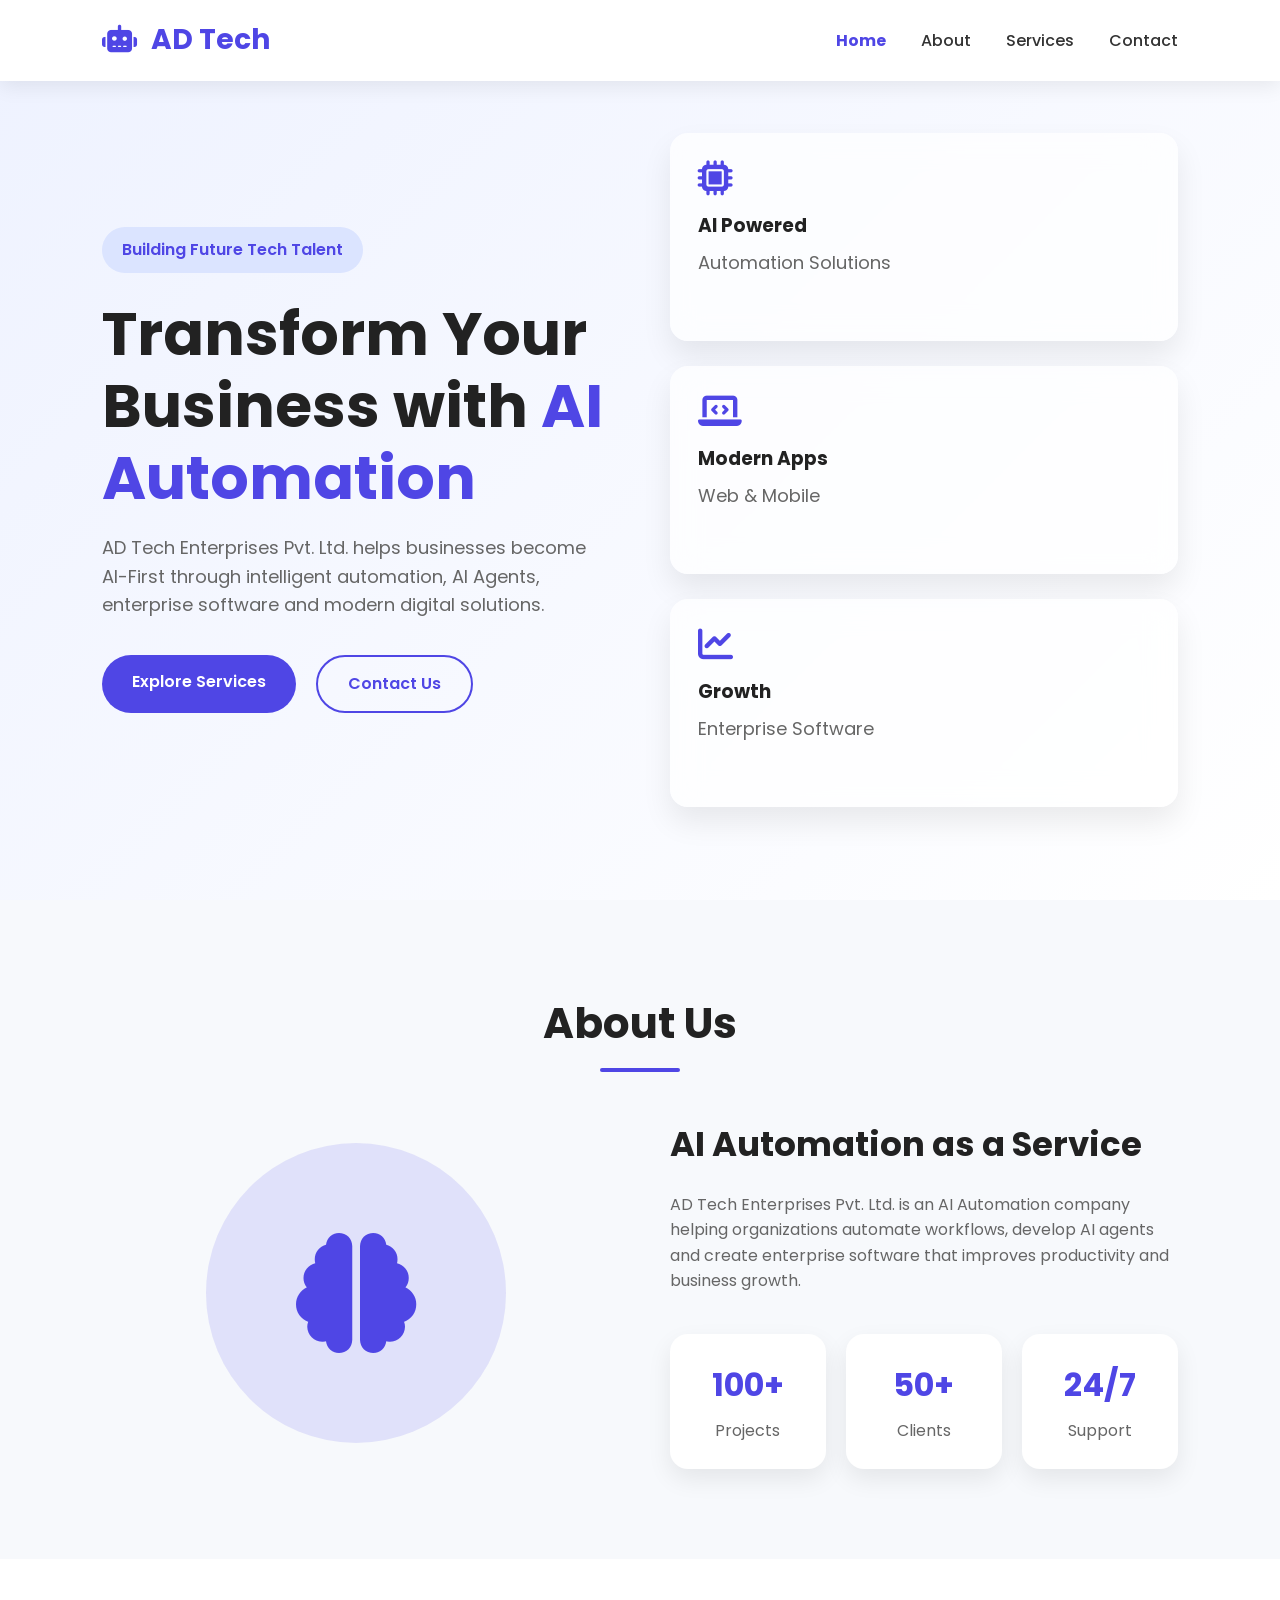
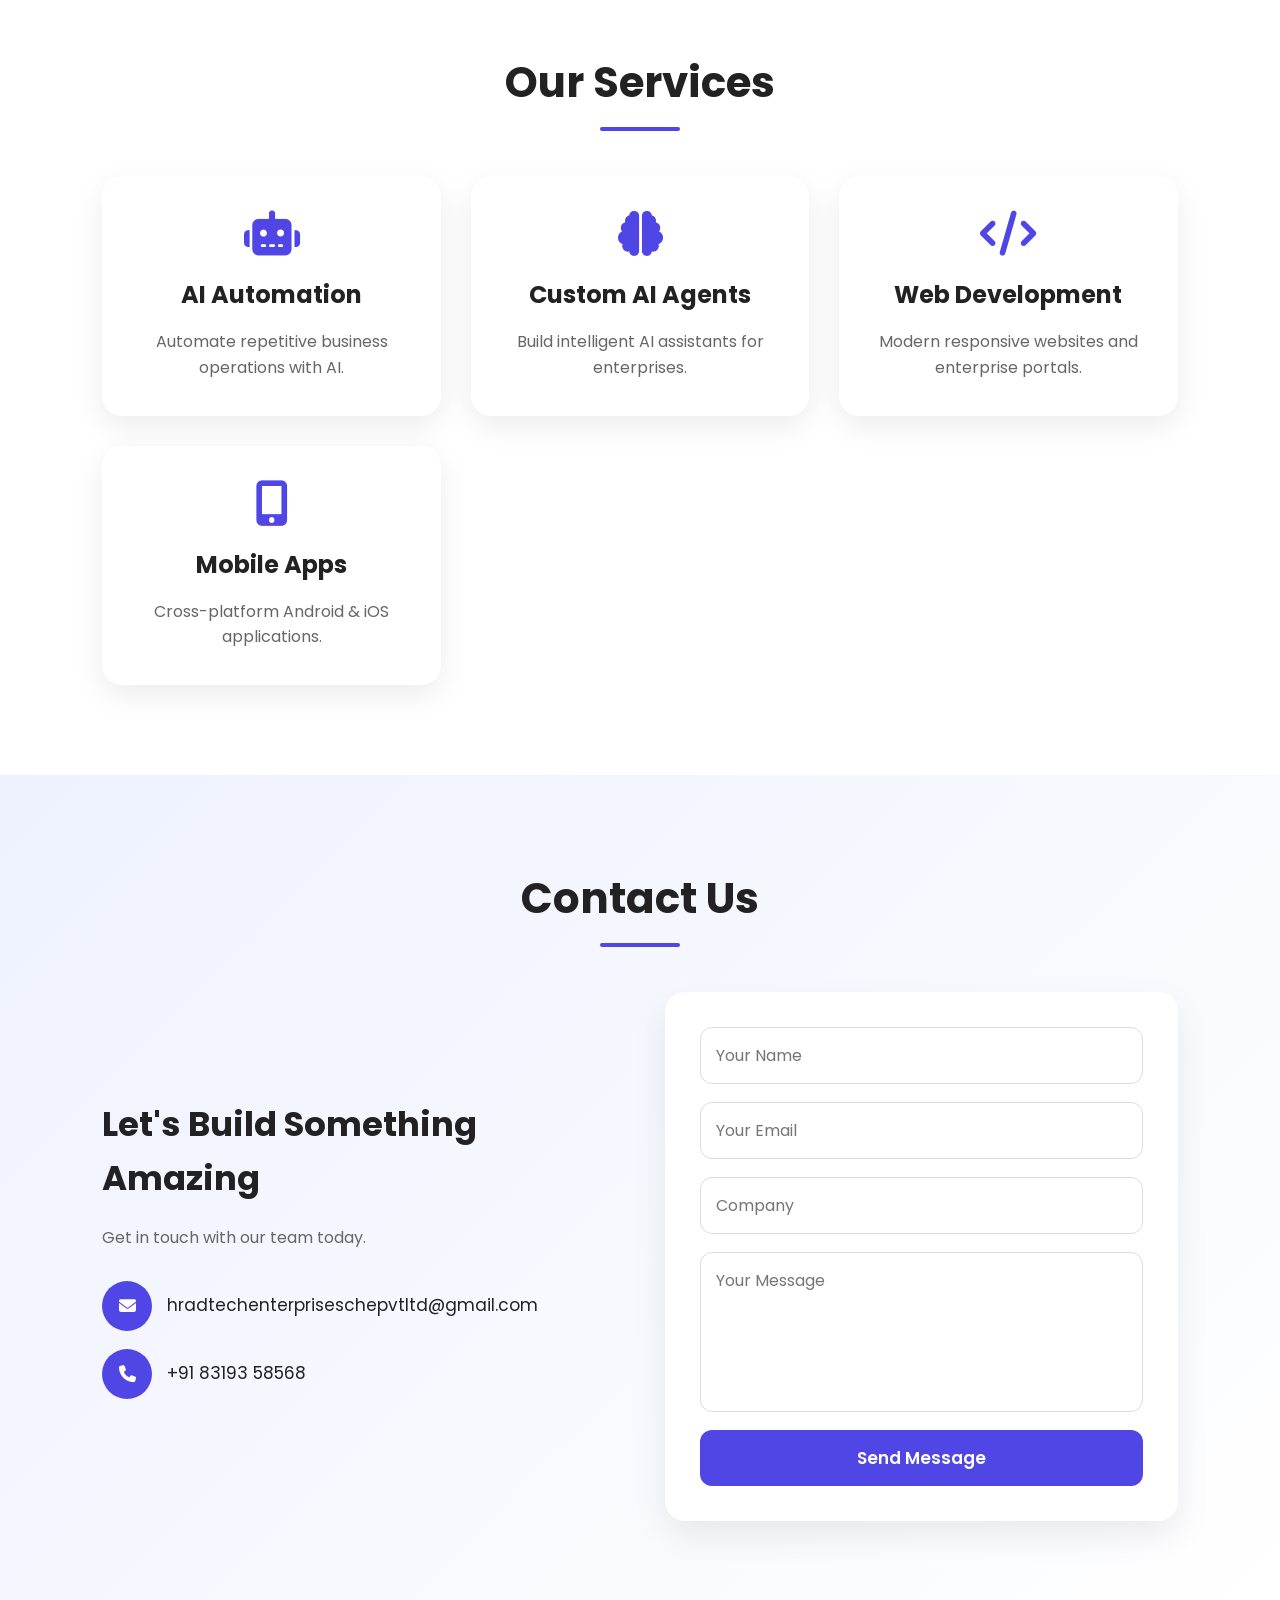
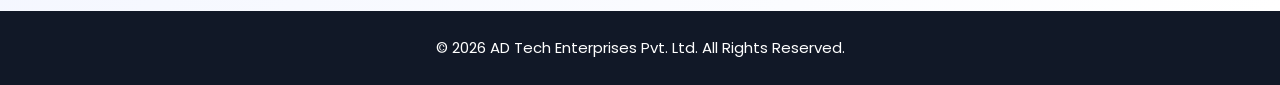
<file: index.html>
<!DOCTYPE html>
<html lang="en">
<head>
    <meta charset="UTF-8">
    <meta name="viewport" content="width=device-width, initial-scale=1.0">

    <title>AD Tech Enterprises Pvt. Ltd.</title>

    <link rel="stylesheet" href="style.css">

    <link href="https://fonts.googleapis.com/css2?family=Poppins:wght@300;400;500;600;700&display=swap" rel="stylesheet">

    <link rel="stylesheet"
        href="https://cdnjs.cloudflare.com/ajax/libs/font-awesome/6.5.2/css/all.min.css">
</head>

<body>


<header>

    <div class="logo">
        <i class="fa-solid fa-robot"></i>
        AD Tech
    </div>

    <nav id="navMenu">

        <a href="#home">Home</a>
        <a href="#about">About</a>
        <a href="#services">Services</a>
        <a href="#contact">Contact</a>

    </nav>

    <div class="menu-btn" id="menuBtn">
        <i class="fa-solid fa-bars"></i>
    </div>

</header>


<section class="hero" id="home">

<div class="hero-content">

<span class="badge">
Building Future Tech Talent
</span>

<h1>

Transform Your Business
with
<span>AI Automation</span>

</h1>

<p>

AD Tech Enterprises Pvt. Ltd. helps businesses become
AI-First through intelligent automation, AI Agents,
enterprise software and modern digital solutions.

</p>

<div class="hero-buttons">

<a href="#services" class="btn primary">
Explore Services
</a>

<a href="#contact" class="btn secondary">
Contact Us
</a>

</div>

</div>

<div class="hero-image">

<div class="glass-card">

<i class="fa-solid fa-microchip"></i>

<h3>AI Powered</h3>

<p>
Automation Solutions
</p>

</div>

<div class="glass-card">

<i class="fa-solid fa-laptop-code"></i>

<h3>Modern Apps</h3>

<p>
Web & Mobile
</p>

</div>

<div class="glass-card">

<i class="fa-solid fa-chart-line"></i>

<h3>Growth</h3>

<p>
Enterprise Software
</p>

</div>

</div>

</section>


<section class="about" id="about">

<h2 class="section-title">
About Us
</h2>

<div class="about-container">

<div class="about-image">

<div class="circle"></div>

<i class="fa-solid fa-brain"></i>

</div>

<div class="about-content">

<h3>

AI Automation as a Service

</h3>

<p>

AD Tech Enterprises Pvt. Ltd. is an AI Automation
company helping organizations automate workflows,
develop AI agents and create enterprise software
that improves productivity and business growth.

</p>

<div class="stats">

<div class="stat-box">

<h4>100+</h4>

<p>Projects</p>

</div>

<div class="stat-box">

<h4>50+</h4>

<p>Clients</p>

</div>

<div class="stat-box">

<h4>24/7</h4>

<p>Support</p>

</div>

</div>

</div>

</div>

</section>

<!-- ================= SERVICES ================= -->

<section class="services" id="services">

<h2 class="section-title">

Our Services

</h2>

<div class="service-container">

<div class="service-card">

<i class="fa-solid fa-robot"></i>

<h3>

AI Automation

</h3>

<p>

Automate repetitive business operations with AI.

</p>

</div>

<div class="service-card">

<i class="fa-solid fa-brain"></i>

<h3>

Custom AI Agents

</h3>

<p>

Build intelligent AI assistants for enterprises.

</p>

</div>

<div class="service-card">

<i class="fa-solid fa-code"></i>

<h3>

Web Development

</h3>

<p>

Modern responsive websites and enterprise portals.

</p>

</div>

<div class="service-card">

<i class="fa-solid fa-mobile-screen-button"></i>

<h3>

Mobile Apps

</h3>

<p>

Cross-platform Android & iOS applications.

</p>

</div>

</div>

</section>

<!-- ================= CONTACT ================= -->

<section class="contact" id="contact">

<h2 class="section-title">

Contact Us

</h2>

<div class="contact-container">

<div class="contact-info">

<h3>

Let's Build Something Amazing

</h3>

<p>

Get in touch with our team today.

</p>

<div class="info">

<i class="fa-solid fa-envelope"></i>

<span>hradtechenterpriseschepvtltd@gmail.com</span>

</div>

<div class="info">

<i class="fa-solid fa-phone"></i>

<span>+91 83193 58568</span>

</div>

</div>

<div class="contact-form">

<form id="contactForm">

<input
type="text"
id="name"
placeholder="Your Name"
required>

<input
type="email"
id="email"
placeholder="Your Email"
required>

<input
type="text"
id="company"
placeholder="Company">

<textarea
id="message"
placeholder="Your Message"
required></textarea>

<button type="submit" id="submitBtn">

Send Message

</button>

</form>

</div>

</div>

</section>

<!-- Toast -->

<div id="toast"></div>


<button id="scrollTop">

<i class="fa-solid fa-arrow-up"></i>

</button>

<footer>

<p>

© 2026 AD Tech Enterprises Pvt. Ltd.
All Rights Reserved.

</p>

</footer>

<script src="script.js"></script>

</body>
</html>
</file>
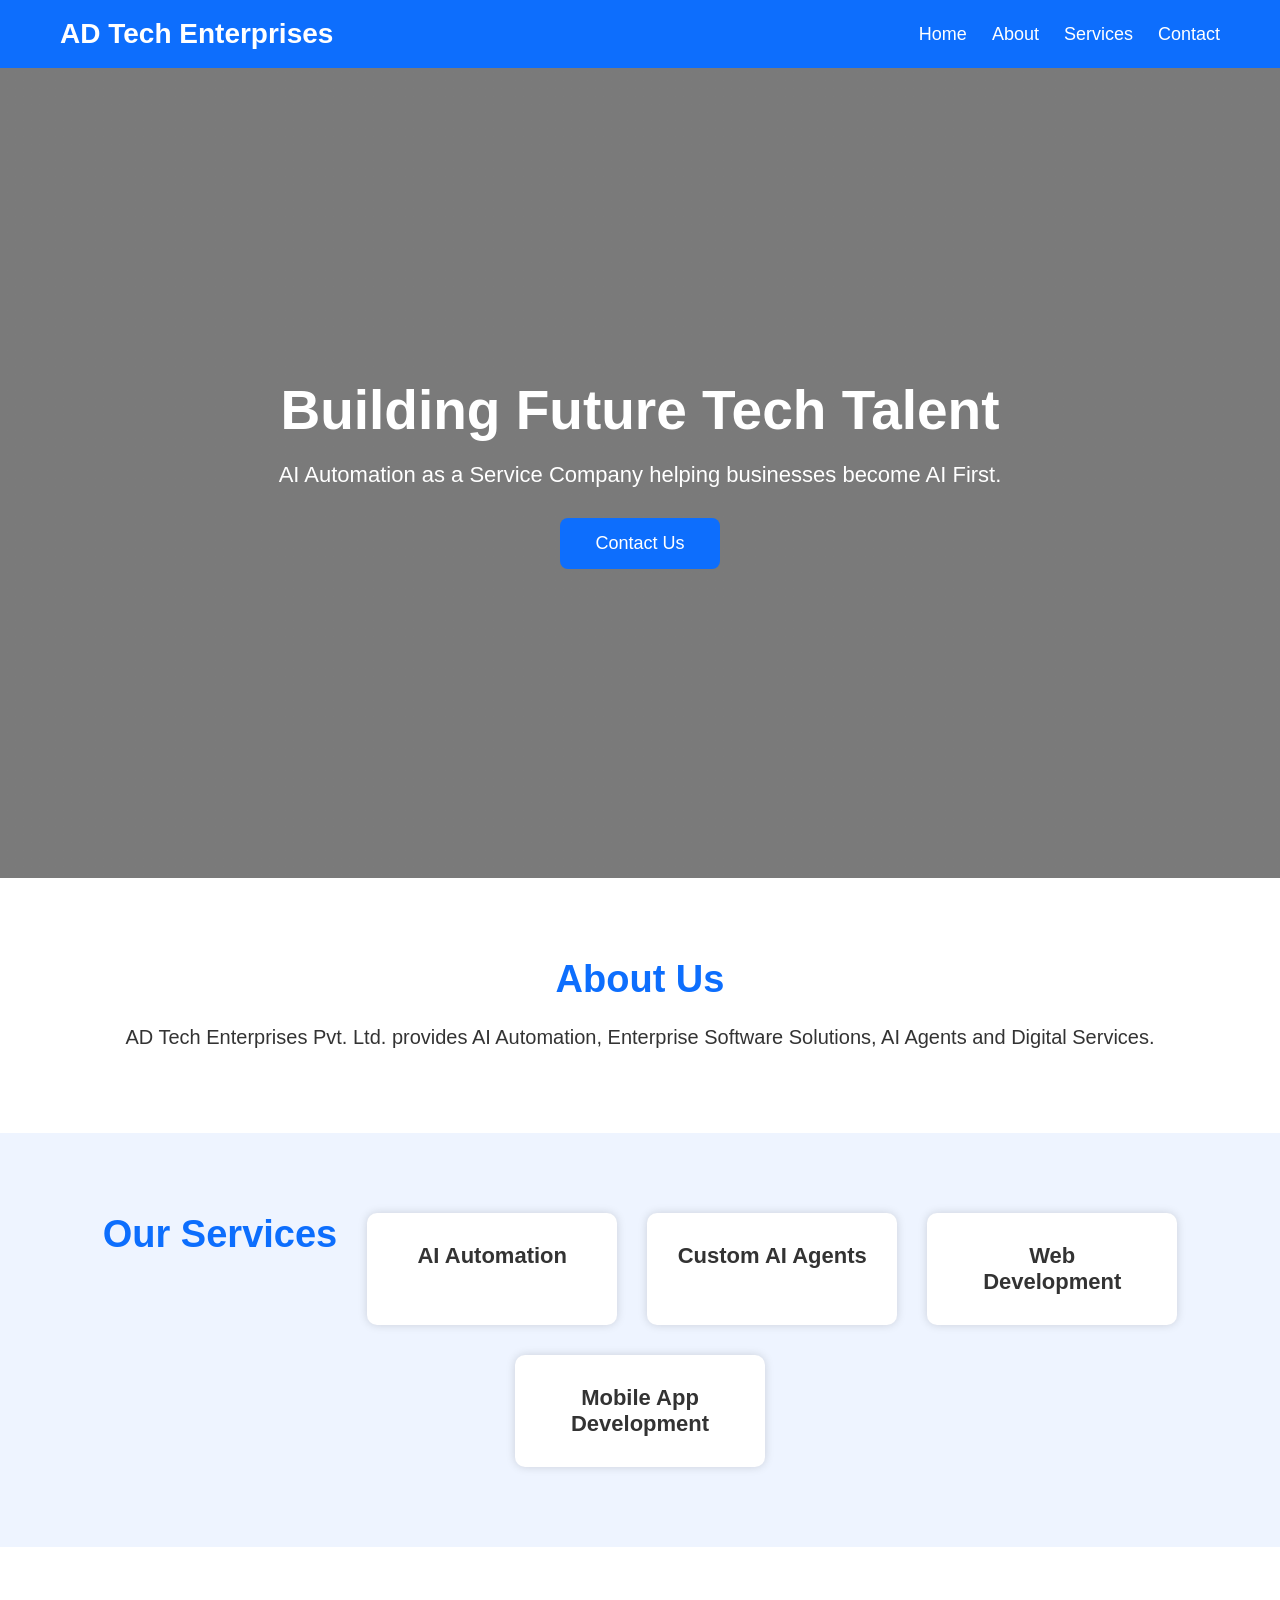
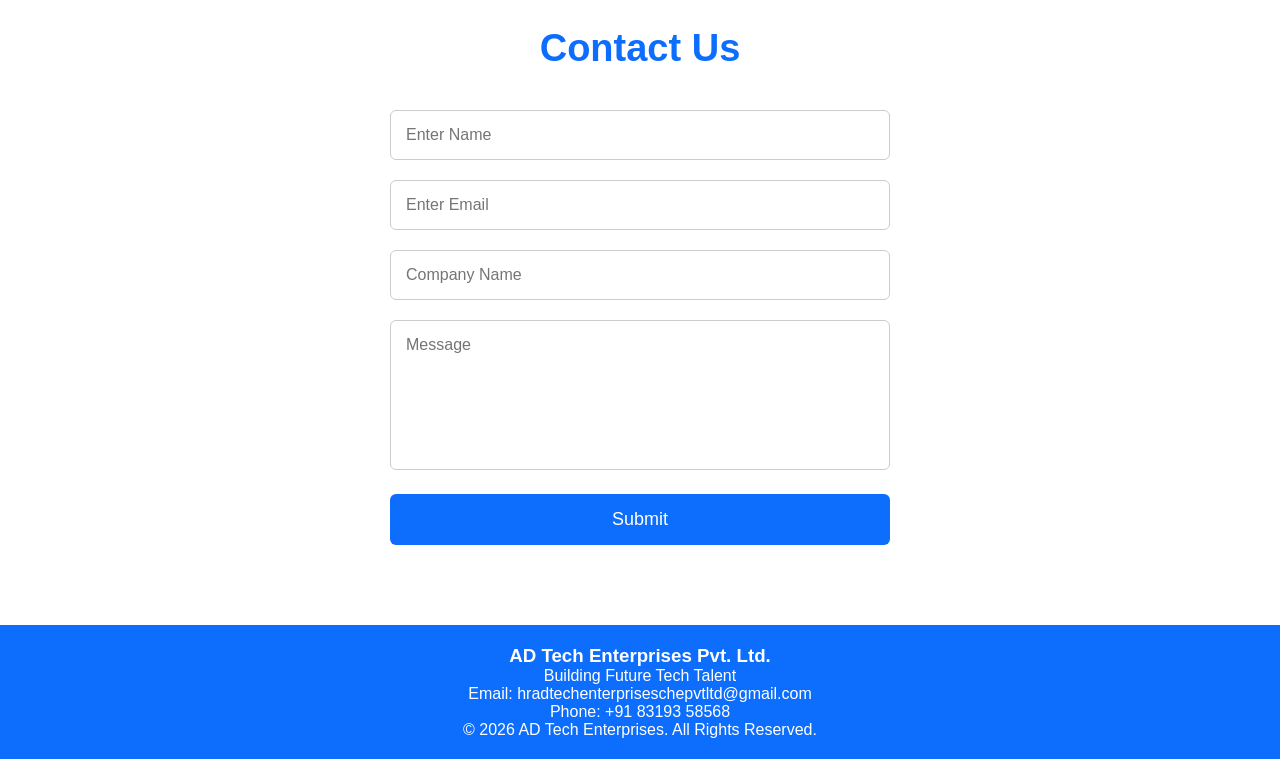
<file: src/main/resources/static/index.html>
<!DOCTYPE html>
<html lang="en">
<head>
    <meta charset="UTF-8">
    <meta name="viewport" content="width=device-width, initial-scale=1.0">
    <title>AD Tech Enterprises</title>
     
    <link rel="stylesheet" href="style.css">
</head>
<body>

    <nav>
        <h2>AD Tech Enterprises</h2>

        <ul>
            <li><a href="#home">Home</a></li>
            <li><a href="#about">About</a></li>
            <li><a href="#services">Services</a></li>
            <li><a href="#contact">Contact</a></li>
        </ul>
    </nav>

    <!-- Hero Section -->
    <section id="home">

        <h1>Building Future Tech Talent</h1>

        <p>
            AI Automation as a Service Company helping businesses become AI First.
        </p>

<button onclick="location.href='#contact'">Contact Us</button>    </section>

    <!-- About -->
    <section id="about">

        <h2>About Us</h2>

        <p>
            AD Tech Enterprises Pvt. Ltd. provides AI Automation,
            Enterprise Software Solutions, AI Agents and Digital Services.
        </p>
       
    </section>

    <!-- Services -->
    <section id="services">

        <h2>Our Services</h2>

        <div class="service-card">AI Automation</div>

        <div class="service-card">Custom AI Agents</div>

        <div class="service-card">Web Development</div>

        <div class="service-card">Mobile App Development</div>

    </section>

    <!-- Contact -->
    <section id="contact">

        <h2>Contact Us</h2>

        <form id="contactForm">

            <input type="text" id="name" placeholder="Enter Name" required>

            <input type="email" id="email" placeholder="Enter Email" required>

            <input type="text" id="company" placeholder="Company Name" required>

            <textarea id="message" placeholder="Message" required></textarea>

            <button type="submit">Submit</button>

        </form>

    </section>

    <script src="script.js"></script>
    
    <footer>
    <h3>AD Tech Enterprises Pvt. Ltd.</h3>

    <p>Building Future Tech Talent</p>

    <p>Email: hradtechenterpriseschepvtltd@gmail.com</p>

    <p>Phone: +91 83193 58568</p>

    <p>&copy; 2026 AD Tech Enterprises. All Rights Reserved.</p>

</footer>

</body>
</html>
</file>
<file: style.css>
@import url('https://fonts.googleapis.com/css2?family=Poppins:wght@300;400;500;600;700;800&display=swap');

*{
margin:0;
padding:0;
box-sizing:border-box;
font-family:'Poppins',sans-serif;
}

html{
scroll-behavior:smooth;
}

body{
background:#f7f9fc;
color:#222;
overflow-x:hidden;
line-height:1.6;
}


::-webkit-scrollbar{
width:8px;
}

::-webkit-scrollbar-thumb{
background:#4f46e5;
border-radius:20px;
}


header{

position:fixed;
top:0;
left:0;
width:100%;
padding:18px 8%;
display:flex;
justify-content:space-between;
align-items:center;
background:#fff;
box-shadow:0 5px 20px rgba(0,0,0,.08);
z-index:1000;

}

.logo{

font-size:28px;
font-weight:700;
color:#4f46e5;

}

.logo i{

margin-right:8px;

}

nav{

display:flex;
gap:35px;

}

nav a{

text-decoration:none;
font-weight:500;
color:#333;
transition:.3s;

}

nav a:hover{

color:#4f46e5;

}

.menu-btn{

display:none;
font-size:28px;
cursor:pointer;

}


.hero{

min-height:100vh;
display:grid;
grid-template-columns:1fr 1fr;
align-items:center;
padding:120px 8% 80px;
gap:60px;
background:linear-gradient(135deg,#eef2ff,#ffffff);

}

.badge{

display:inline-block;
background:#dbe4ff;
padding:10px 20px;
border-radius:40px;
color:#4f46e5;
font-weight:600;
margin-bottom:25px;

}

.hero h1{

font-size:60px;
font-weight:700;
line-height:1.2;
margin-bottom:20px;

}

.hero h1 span{

color:#4f46e5;

}

.hero p{

font-size:18px;
color:#666;
margin-bottom:35px;

}

.hero-buttons{

display:flex;
gap:20px;

}

.btn{

padding:14px 30px;
border-radius:40px;
font-weight:600;
text-decoration:none;
transition:.3s;

}

.primary{

background:#4f46e5;
color:#fff;

}

.primary:hover{

transform:translateY(-4px);
box-shadow:0 12px 25px rgba(79,70,229,.3);

}

.secondary{

border:2px solid #4f46e5;
color:#4f46e5;

}

.secondary:hover{

background:#4f46e5;
color:#fff;

}


.hero-image{

display:flex;
flex-direction:column;
gap:25px;

}

.glass-card{

background:rgba(255,255,255,.7);
backdrop-filter:blur(15px);
padding:28px;
border-radius:18px;
box-shadow:0 15px 30px rgba(0,0,0,.08);
transition:.35s;

}

.glass-card:hover{

transform:translateY(-10px);

}

.glass-card i{

font-size:35px;
color:#4f46e5;
margin-bottom:15px;

}

.glass-card h3{

margin-bottom:8px;

}


section{

padding:90px 8%;

}

.section-title{

text-align:center;
font-size:42px;
font-weight:700;
margin-bottom:60px;
position:relative;

}

.section-title::after{

content:"";
position:absolute;
width:80px;
height:4px;
background:#4f46e5;
left:50%;
bottom:-15px;
transform:translateX(-50%);
border-radius:20px;

}



.about-container{

display:grid;
grid-template-columns:1fr 1fr;
align-items:center;
gap:60px;

}

.about-image{

display:flex;
justify-content:center;
align-items:center;
position:relative;

}

.circle{

width:300px;
height:300px;
border-radius:50%;
background:#4f46e522;
position:absolute;

}

.about-image i{

font-size:120px;
color:#4f46e5;
z-index:2;

}

.about-content h3{

font-size:34px;
margin-bottom:20px;

}

.about-content p{

color:#666;

}

.stats{

display:flex;
gap:20px;
margin-top:40px;

}

.stat-box{

flex:1;
padding:25px;
background:#fff;
border-radius:18px;
text-align:center;
box-shadow:0 10px 25px rgba(0,0,0,.08);
transition:.3s;

}

.stat-box:hover{

transform:translateY(-8px);

}

.stat-box h4{

font-size:32px;
color:#4f46e5;

}

.stat-box p{

margin-top:8px;

}


.services{
background:#ffffff;
}

.service-container{

display:grid;
grid-template-columns:repeat(auto-fit,minmax(250px,1fr));
gap:30px;

}

.service-card{

background:#fff;
padding:35px 25px;
border-radius:20px;
text-align:center;
box-shadow:0 10px 30px rgba(0,0,0,.08);
transition:.35s;
cursor:pointer;
position:relative;
overflow:hidden;

}

.service-card::before{

content:"";
position:absolute;
top:0;
left:-100%;
width:100%;
height:5px;
background:#4f46e5;
transition:.4s;

}

.service-card:hover::before{

left:0;

}

.service-card:hover{

transform:translateY(-10px);
box-shadow:0 20px 40px rgba(79,70,229,.18);

}

.service-card i{

font-size:45px;
color:#4f46e5;
margin-bottom:20px;
transition:.4s;

}

.service-card:hover i{

transform:rotate(8deg) scale(1.15);

}

.service-card h3{

margin-bottom:15px;
font-size:24px;

}

.service-card p{

color:#666;

}



.contact{

background:linear-gradient(135deg,#eef2ff,#ffffff);

}

.contact-container{

display:grid;
grid-template-columns:1fr 1fr;
gap:50px;
align-items:center;

}

.contact-info h3{

font-size:34px;
margin-bottom:20px;

}

.contact-info p{

color:#666;
margin-bottom:30px;

}

.info{

display:flex;
align-items:center;
gap:15px;
margin:18px 0;
font-size:17px;

}

.info i{

width:50px;
height:50px;
background:#4f46e5;
color:#fff;
display:flex;
align-items:center;
justify-content:center;
border-radius:50%;

}

.contact-form{

background:#fff;
padding:35px;
border-radius:20px;
box-shadow:0 15px 35px rgba(0,0,0,.08);

}

.contact-form form{

display:flex;
flex-direction:column;
gap:18px;

}

.contact-form input,
.contact-form textarea{

padding:15px;
border:1px solid #ddd;
border-radius:12px;
font-size:16px;
outline:none;
transition:.3s;

}

.contact-form textarea{

height:160px;
resize:none;

}

.contact-form input:focus,
.contact-form textarea:focus{

border-color:#4f46e5;
box-shadow:0 0 8px rgba(79,70,229,.25);

}

.contact-form button{

padding:15px;
background:#4f46e5;
color:#fff;
border:none;
border-radius:12px;
font-size:17px;
font-weight:600;
cursor:pointer;
transition:.3s;

}

.contact-form button:hover{

background:#4338ca;
transform:translateY(-3px);

}




#toast{

position:fixed;
right:30px;
bottom:30px;
background:#4f46e5;
color:#fff;
padding:16px 28px;
border-radius:12px;
font-weight:500;
opacity:0;
visibility:hidden;
transition:.4s;
z-index:9999;

}

#toast.show{

opacity:1;
visibility:visible;

}



#scrollTop{

position:fixed;
right:25px;
bottom:100px;
width:50px;
height:50px;
border:none;
border-radius:50%;
background:#4f46e5;
color:#fff;
font-size:18px;
cursor:pointer;
display:none;
box-shadow:0 8px 20px rgba(0,0,0,.2);
transition:.3s;

}

#scrollTop:hover{

transform:translateY(-5px);

}

/*=========================
Footer
==========================*/

footer{

background:#111827;
color:#fff;
text-align:center;
padding:25px;
font-size:15px;

}




.hero-content{

animation:fadeLeft 1s ease;

}

.hero-image{

animation:fadeRight 1s ease;

}

.service-card,
.stat-box,
.contact-form{

animation:fadeUp .8s ease;

}

@keyframes fadeLeft{

from{

opacity:0;
transform:translateX(-50px);

}

to{

opacity:1;
transform:translateX(0);

}

}

@keyframes fadeRight{

from{

opacity:0;
transform:translateX(50px);

}

to{

opacity:1;
transform:translateX(0);

}

}

@keyframes fadeUp{

from{

opacity:0;
transform:translateY(40px);

}

to{

opacity:1;
transform:translateY(0);

}

}



@media(max-width:991px){

.hero,
.about-container,
.contact-container{

grid-template-columns:1fr;

}

.hero{

text-align:center;

}

.hero-image{

margin-top:40px;

}

.stats{

flex-direction:column;

}

}

@media(max-width:768px){

header{

padding:18px 6%;

}

nav{

position:absolute;
top:75px;
left:0;
width:100%;
background:#fff;
display:none;
flex-direction:column;
align-items:center;
padding:20px 0;
box-shadow:0 8px 20px rgba(0,0,0,.08);

}

nav.show{

display:flex;

}

nav a{

margin:12px 0;

}

.menu-btn{

display:block;

}

.hero{

padding-top:130px;

}

.hero h1{

font-size:40px;

}

.hero-buttons{

flex-direction:column;

}

.btn{

width:100%;
text-align:center;

}

.section-title{

font-size:34px;

}

.about-content h3{

font-size:28px;

}

.contact-form{

padding:25px;

}

}

@media(max-width:480px){

.hero h1{

font-size:32px;

}

.hero p{

font-size:15px;

}

.section-title{

font-size:28px;

}

.contact-info h3{

font-size:28px;

}

.logo{

font-size:22px;

}

}
nav a.active{
color:#4f46e5;
font-weight:700;
}

button:disabled{
opacity:.7;
cursor:not-allowed;
}
#submitBtn{
display:flex;
justify-content:center;
align-items:center;
gap:10px;
transition:.3s;
}

#submitBtn:disabled{
background:#6366f1;
cursor:not-allowed;
opacity:.8;
}

.fa-spin{
animation:spin 1s linear infinite;
}

@keyframes spin{

from{
transform:rotate(0deg);
}

to{
transform:rotate(360deg);
}

}
</file>
<file: src/main/resources/static/style.css>
html{
    scroll-behavior:smooth;
}

*{
    margin:0;
    padding:0;
    box-sizing:border-box;
    font-family: Arial, Helvetica, sans-serif;
}

body{
    background:#f5f5f5;
    color:#333;
}


nav{
    background:#0d6efd;
    color:white;
    display:flex;
    justify-content:space-between;
    align-items:center;
    padding:18px 60px;
    position:sticky;
    top:0;
}

nav h2{
    font-size:28px;
}

nav ul{
    display:flex;
    list-style:none;
}

nav ul li{
    margin-left:25px;
}

nav ul li a{
    color:white;
    text-decoration:none;
    font-size:18px;
    transition:0.3s;
}

nav ul li a:hover{
    color:yellow;
}

/* Hero Section */

#home{
    height:90vh;
    background:linear-gradient(rgba(0,0,0,0.5),
    rgba(0,0,0,0.5)),
    url("https://images.unsplash.com/photo-1519389950473-47ba0277781c?w=1600") center/cover;
    color:white;
    display:flex;
    flex-direction:column;
    justify-content:center;
    align-items:center;
    text-align:center;
    padding:20px;
}

#home h1{
    font-size:55px;
    margin-bottom:20px;
}

#home p{
    font-size:22px;
    margin-bottom:30px;
    width:70%;
}

#home button{
    background:#0d6efd;
    color:white;
    border:none;
    padding:15px 35px;
    font-size:18px;
    border-radius:8px;
    cursor:pointer;
    transition:.3s;
}

#home button:hover{
    background:#084298;
}

/* About Section */

#about{
    padding:80px 100px;
    background:white;
    text-align:center;
}

#about h2{
    font-size:38px;
    margin-bottom:20px;
    color:#0d6efd;
}

#about p{
    font-size:20px;
    line-height:32px;
}

/* Services */

#services{
    padding:80px 80px;
    background:#eef4ff;
}

#services h2{
    text-align:center;
    color:#0d6efd;
    margin-bottom:50px;
    font-size:38px;
}

#services{
    display:flex;
    flex-wrap:wrap;
    justify-content:center;
    gap:30px;
}

.service-card{
    width:250px;
    background:white;
    padding:30px;
    border-radius:10px;
    text-align:center;
    font-size:22px;
    font-weight:bold;
    box-shadow:0 0 10px rgba(0,0,0,.15);
    transition:.3s;
}

.service-card:hover{
    transform:translateY(-10px);
}

/* Contact */

#contact{
    padding:80px;
    background:white;
}

#contact h2{
    text-align:center;
    color:#0d6efd;
    margin-bottom:40px;
    font-size:38px;
}

form{
    width:500px;
    margin:auto;
}

form input,
form textarea{
    width:100%;
    padding:15px;
    margin-bottom:20px;
    border:1px solid #ccc;
    border-radius:6px;
    font-size:16px;
}

form textarea{
    height:150px;
    resize:none;
}

form button{
    width:100%;
    padding:15px;
    border:none;
    background:#0d6efd;
    color:white;
    font-size:18px;
    border-radius:6px;
    cursor:pointer;
}

form button:hover{
    background:#084298;
}

/* Footer */

footer{
    background:#0d6efd;
    color:white;
    text-align:center;
    padding:20px;
}

/* Responsive */

@media(max-width:768px){

    nav{
        flex-direction:column;
    }

    nav ul{
        flex-direction:column;
        margin-top:15px;
    }

    nav ul li{
        margin:10px 0;
    }

    #home h1{
        font-size:36px;
    }

    #home p{
        width:100%;
        font-size:18px;
    }

    form{
        width:100%;
    }

    #about,
    #services,
    #contact{
        padding:50px 20px;
    }
    .btn{
    display:inline-block;
    margin-top:20px;
    background:#0d6efd;
    color:white;
    padding:14px 28px;
    text-decoration:none;
    border-radius:6px;
    font-size:18px;
    font-weight:500;
    transition:0.3s;
}

.btn:hover{
    background:#084298;
}
}
</file>
